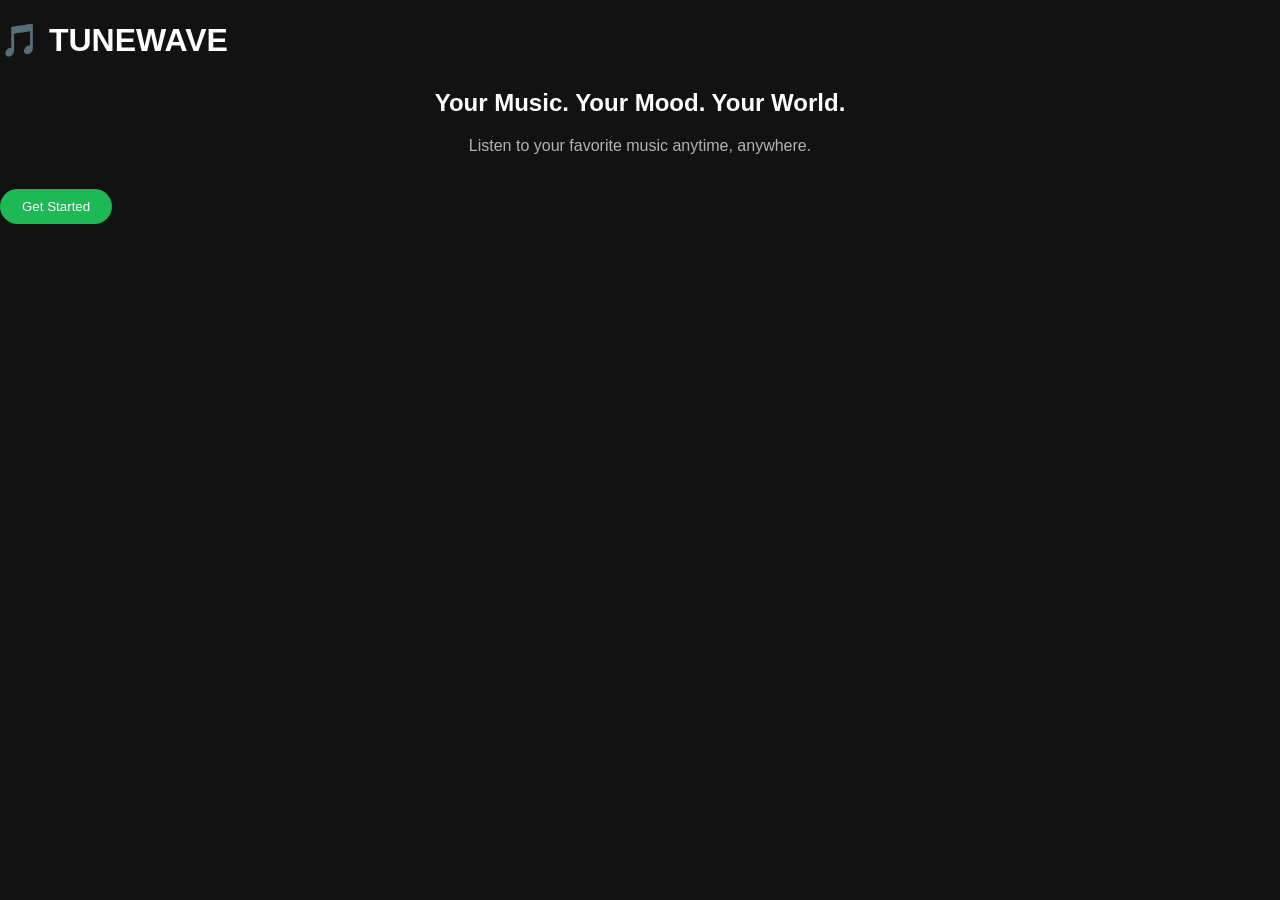
<file: index.html>
<!DOCTYPE html>
<html>
<head>
    <title>TuneWave - Music</title>
    <link rel="stylesheet" href="style.css">
</head>

<body>

    <h1>🎵 TUNEWAVE</h1>

    <h2>Your Music. Your Mood. Your World.</h2>

    <p>Listen to your favorite music anytime, anywhere.</p>

    <br>

    <a href="register.html">
        <button>Get Started</button>
    </a>

</body>
</html>
</file>
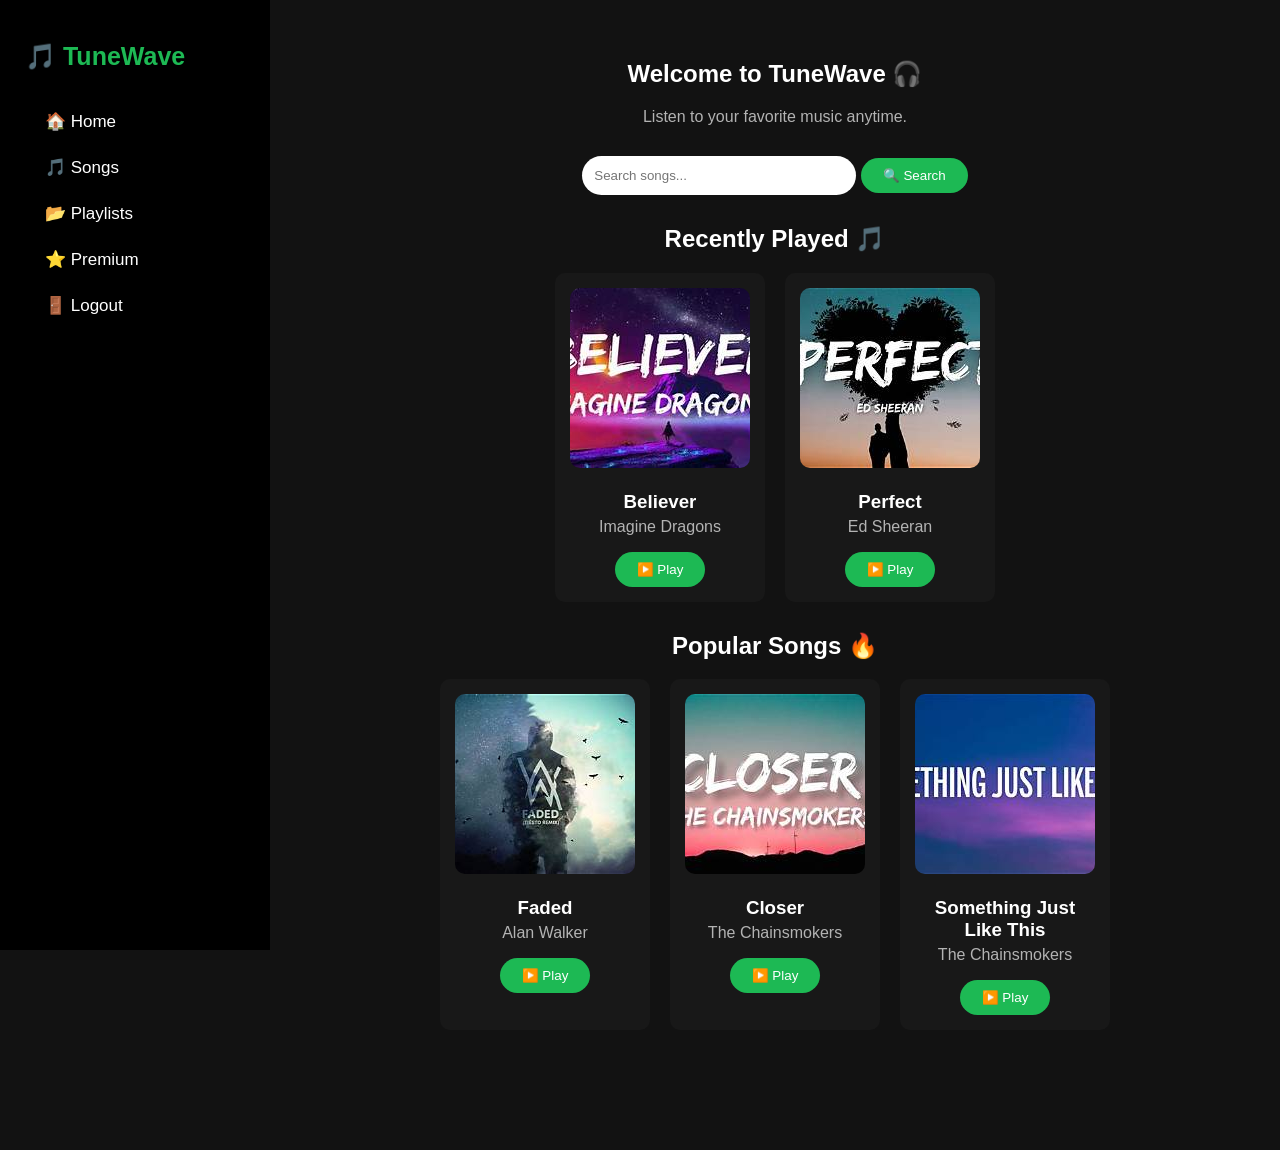
<file: home.html>
<!DOCTYPE html>
<html>

<head>

    <title>TuneWave - Home</title>

    <link rel="stylesheet" href="style.css">

</head>

<body>

    <!-- SIDEBAR -->

    <div class="sidebar">

        <h1>🎵 TuneWave</h1>

        <nav>

            <a href="home.html">🏠 Home</a>

            <a href="songs.html">🎵 Songs</a>

            <a href="playlist.html">📂 Playlists</a>

            <a href="premium.html">⭐ Premium</a>

            <a href="login.html">🚪 Logout</a>

        </nav>

    </div>


    <!-- MAIN CONTENT -->

    <div class="main-content">

        <h2>Welcome to TuneWave 🎧</h2>

        <p>Listen to your favorite music anytime.</p>


        <!-- SEARCH -->

        <div class="search-box">

            <input
                type="text"
                id="search"
                placeholder="Search songs..."
            >

            <button onclick="searchSongs()">
                🔍 Search
            </button>

        </div>


        <!-- RECENTLY PLAYED -->

        <h2>Recently Played 🎵</h2>

        <div class="song-container">


            <!-- SONG 1 -->

            <div class="song-card">

                <img
                    src="song1.jpg"
                    alt="Believer"
                >

                <h3>Believer</h3>

                <p>Imagine Dragons</p>

                <a href="player.html?song=0">
                    <button>▶️ Play</button>
                </a>

            </div>


            <!-- SONG 2 -->

            <div class="song-card">

                <img
                    src="song2.jpg"
                    alt="Perfect"
                >

                <h3>Perfect</h3>

                <p>Ed Sheeran</p>

                <a href="player.html?song=1">
                    <button>▶️ Play</button>
                </a>

            </div>

        </div>


        <!-- POPULAR SONGS -->

        <h2>Popular Songs 🔥</h2>

        <div class="song-container">


            <!-- SONG 3 -->

            <div class="song-card">

                <img
                    src="song3.jpg"
                    alt="Faded"
                >

                <h3>Faded</h3>

                <p>Alan Walker</p>

                <a href="player.html?song=2">
                    <button>▶️ Play</button>
                </a>

            </div>


            <!-- SONG 4 -->

            <div class="song-card">

                <img
                    src="song4.jpg"
                    alt="Closer"
                >

                <h3>Closer</h3>

                <p>The Chainsmokers</p>

                <a href="player.html?song=3">
                    <button>▶️ Play</button>
                </a>

            </div>


            <!-- SONG 5 -->

            <div class="song-card">

                <img
                    src="song5.jpg"
                    alt="Something Just Like This"
                >

                <h3>Something Just Like This</h3>

                <p>The Chainsmokers</p>

                <a href="player.html?song=4">
                    <button>▶️ Play</button>
                </a>

            </div>

        </div>

    </div>


    <!-- JAVASCRIPT -->

    <script src="script.js"></script>

</body>

</html>
</file>
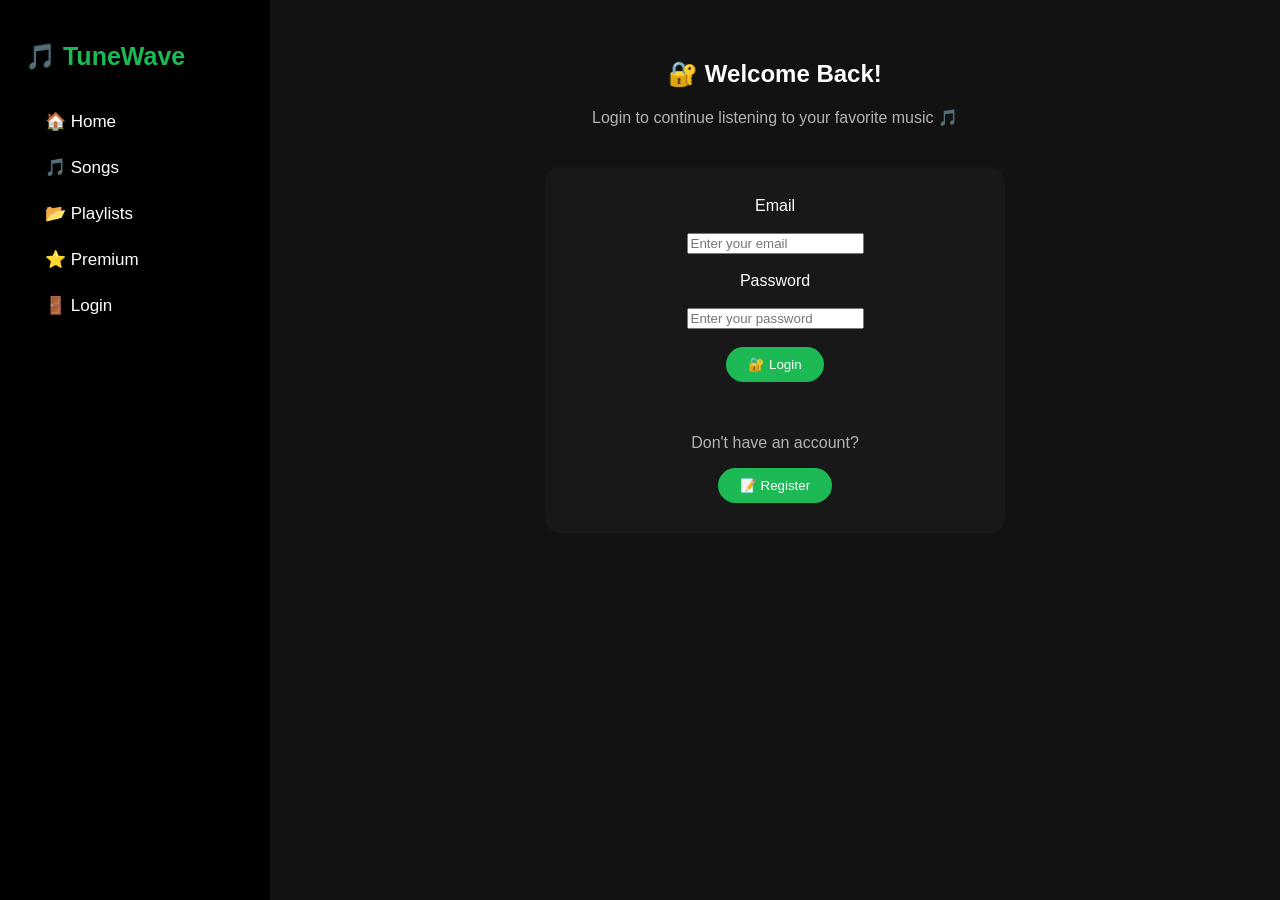
<file: login.html>
<!DOCTYPE html>
<html>

<head>

    <title>TuneWave - Login</title>

    <link rel="stylesheet" href="style.css">

</head>

<body>

    <!-- SIDEBAR -->

    <div class="sidebar">

        <h1>🎵 TuneWave</h1>

        <nav>

            <a href="home.html">🏠 Home</a>

            <a href="songs.html">🎵 Songs</a>

            <a href="playlist.html">📂 Playlists</a>

            <a href="premium.html">⭐ Premium</a>

            <a href="login.html">🚪 Login</a>

        </nav>

    </div>


    <!-- MAIN CONTENT -->

    <div class="main-content">

        <h2>🔐 Welcome Back!</h2>

        <p>Login to continue listening to your favorite music 🎵</p>


        <div class="player-box">

            <form onsubmit="loginUser(); return false;">

                <!-- EMAIL -->

                <label>Email</label>

                <br><br>

                <input type="email"
                       id="loginEmail"
                       placeholder="Enter your email"
                       required>

                <br><br>


                <!-- PASSWORD -->

                <label>Password</label>

                <br><br>

                <input type="password"
                       id="loginPassword"
                       placeholder="Enter your password"
                       required>

                <br><br>


                <!-- LOGIN BUTTON -->

                <button type="submit">

                    🔐 Login

                </button>

            </form>


            <br><br>


            <p>Don't have an account?</p>


            <a href="register.html">

                <button>

                    📝 Register

                </button>

            </a>

        </div>

    </div>


    <!-- JAVASCRIPT -->

    <script src="script.js"></script>

</body>

</html>
</file>
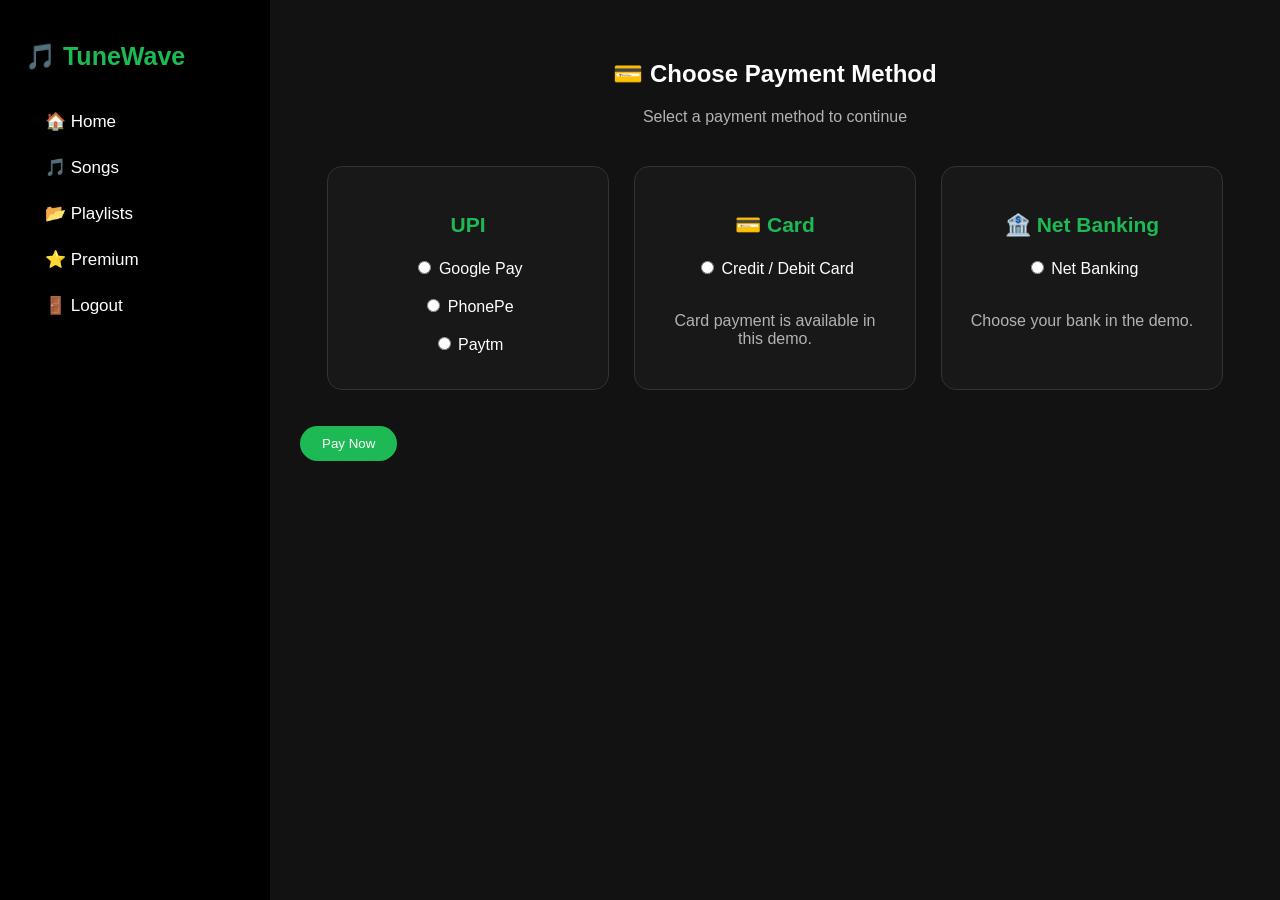
<file: payment.html>
<!DOCTYPE html>
<html>
<head>
    <title>TuneWave - Payment</title>
    <link rel="stylesheet" href="style.css">
</head>

<body>

<div class="sidebar">

    <h1>🎵 TuneWave</h1>

    <nav>
        <a href="home.html">🏠 Home</a>
        <a href="songs.html">🎵 Songs</a>
        <a href="playlist.html">📂 Playlists</a>
        <a href="premium.html">⭐ Premium</a>
        <a href="login.html">🚪 Logout</a>
    </nav>

</div>


<div class="main-content">

    <h2>💳 Choose Payment Method</h2>

    <p>Select a payment method to continue</p>

    <div class="payment-container">

        <div class="payment-card">

            <h3>UPI</h3>

            <label>
                <input type="radio" name="payment">
                Google Pay
            </label>

            <br><br>

            <label>
                <input type="radio" name="payment">
                PhonePe
            </label>

            <br><br>

            <label>
                <input type="radio" name="payment">
                Paytm
            </label>

        </div>


        <div class="payment-card">

            <h3>💳 Card</h3>

            <label>
                <input type="radio" name="payment">
                Credit / Debit Card
            </label>

            <br><br>

            <p>Card payment is available in this demo.</p>

        </div>


        <div class="payment-card">

            <h3>🏦 Net Banking</h3>

            <label>
                <input type="radio" name="payment">
                Net Banking
            </label>

            <br><br>

            <p>Choose your bank in the demo.</p>

        </div>

    </div>

    <br><br>

    <button onclick="makePayment()">Pay Now</button>

</div>


<script>

function makePayment() {

    alert("Demo payment successful! 🎉");

    window.location.href = "success.html";

}

</script>

</body>
</html>
</file>
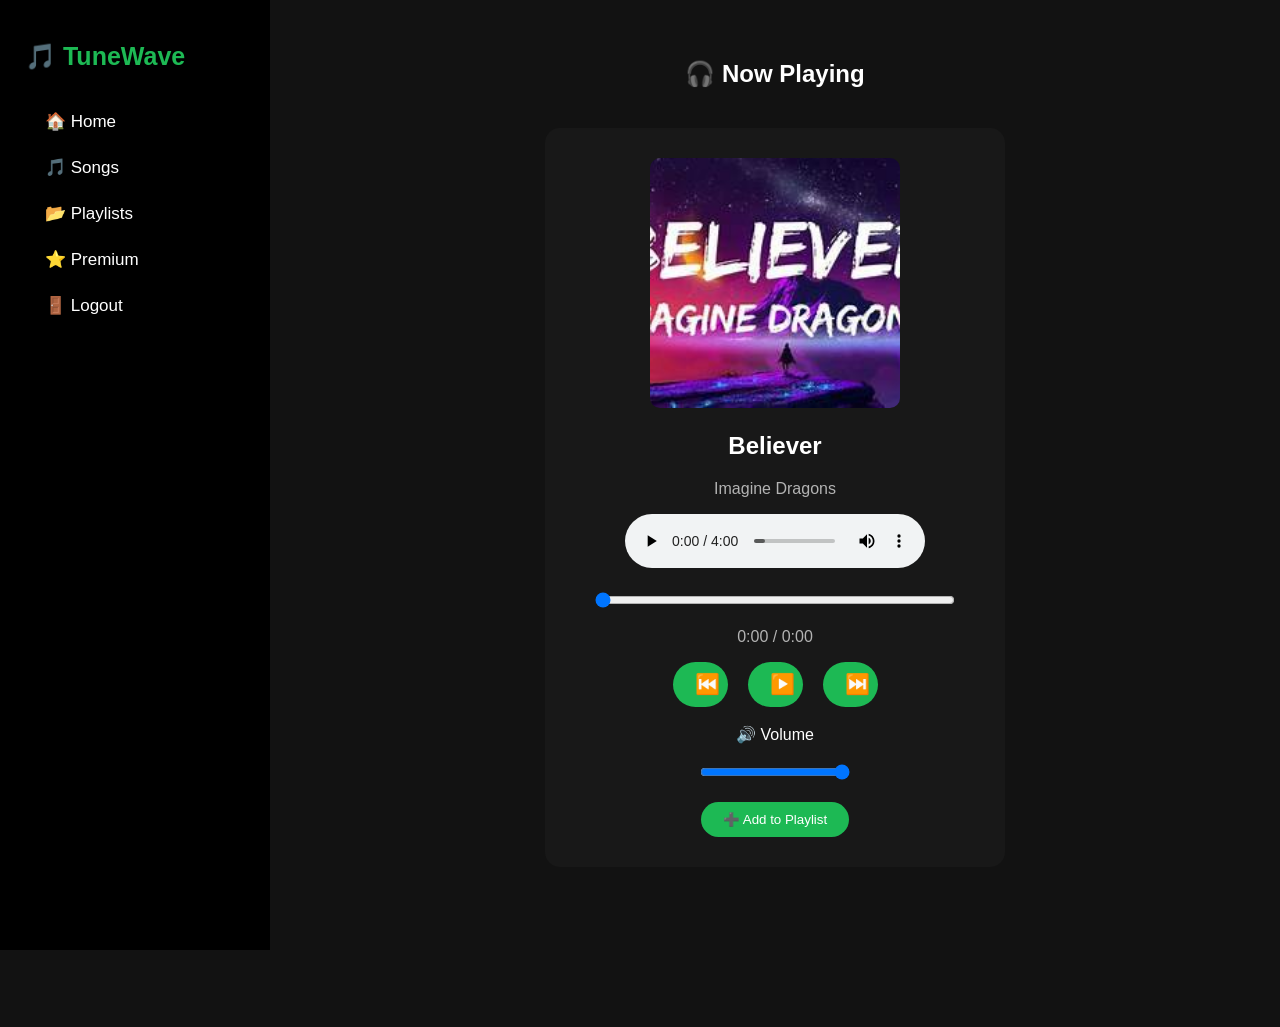
<file: player.html>
<!DOCTYPE html>
<html>

<head>

    <title>TuneWave - Music Player</title>

    <link rel="stylesheet" href="style.css">

</head>

<body>

    <!-- SIDEBAR -->

    <div class="sidebar">

        <h1>🎵 TuneWave</h1>

        <nav>

            <a href="home.html">🏠 Home</a>

            <a href="songs.html">🎵 Songs</a>

            <a href="playlist.html">📂 Playlists</a>

            <a href="premium.html">⭐ Premium</a>

            <a href="login.html">🚪 Logout</a>

        </nav>

    </div>


    <!-- MAIN CONTENT -->

    <div class="main-content">

        <h2>🎧 Now Playing</h2>

        <div class="player-box">

            <!-- SONG IMAGE -->

            <img id="playerImage"
                 src="song1.jpg"
                 alt="Album Cover">


            <!-- SONG DETAILS -->

            <h2 id="songTitle">Believer</h2>

            <p id="artistName">Imagine Dragons</p>


            <!-- AUDIO PLAYER -->

            <audio id="audioPlayer" controls>

                <source src="believer.mp3" type="audio/mpeg">

                Your browser does not support the audio element.

            </audio>


            <br><br>


            <!-- PROGRESS -->

            <input type="range"
                   id="progressBar"
                   value="0"
                   min="0"
                   max="100">


            <p id="timeDisplay">
                0:00 / 0:00
            </p>


            <!-- PLAYER BUTTONS -->

            <div class="player-controls">

                <button onclick="previousSong()">
                    ⏮️
                </button>

                <button onclick="togglePlay()" id="playButton">
                    ▶️
                </button>

                <button onclick="nextSong()">
                    ⏭️
                </button>

            </div>


            <br>


            <!-- VOLUME -->

            <label>🔊 Volume</label>

            <br><br>

            <input type="range"
                   id="volumeBar"
                   min="0"
                   max="1"
                   step="0.1"
                   value="1">


            <br><br>


            <!-- PLAYLIST -->

            <button onclick="addToPlaylist(
                document.getElementById('songTitle').innerText
            )">

                ➕ Add to Playlist

            </button>

        </div>

    </div>


    <!-- JAVASCRIPT -->

    <script src="script.js"></script>

</body>

</html>
</file>
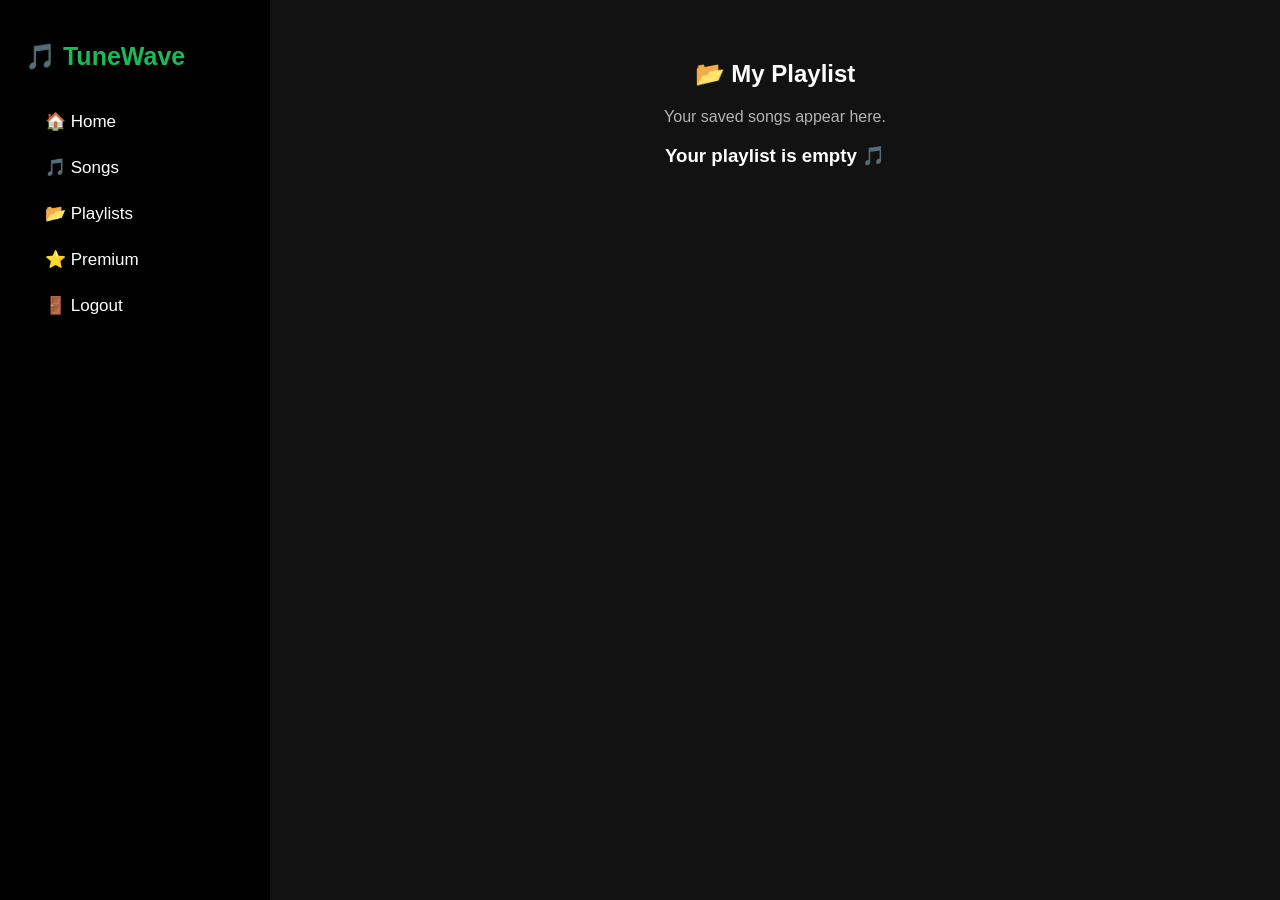
<file: playlist.html>
<!DOCTYPE html>
<html>

<head>

    <title>TuneWave - Playlist</title>

    <link rel="stylesheet" href="style.css">

</head>

<body>

    <!-- SIDEBAR -->

    <div class="sidebar">

        <h1>🎵 TuneWave</h1>

        <nav>

            <a href="home.html">🏠 Home</a>
            <a href="songs.html">🎵 Songs</a>
            <a href="playlist.html">📂 Playlists</a>
            <a href="premium.html">⭐ Premium</a>
            <a href="login.html">🚪 Logout</a>

        </nav>

    </div>


    <!-- MAIN CONTENT -->

    <div class="main-content">

        <h2>📂 My Playlist</h2>

        <p>Your saved songs appear here.</p>

        <div id="playlistContainer"></div>

    </div>


    <!-- JAVASCRIPT -->

    <script src="script.js"></script>

</body>

</html>
</file>
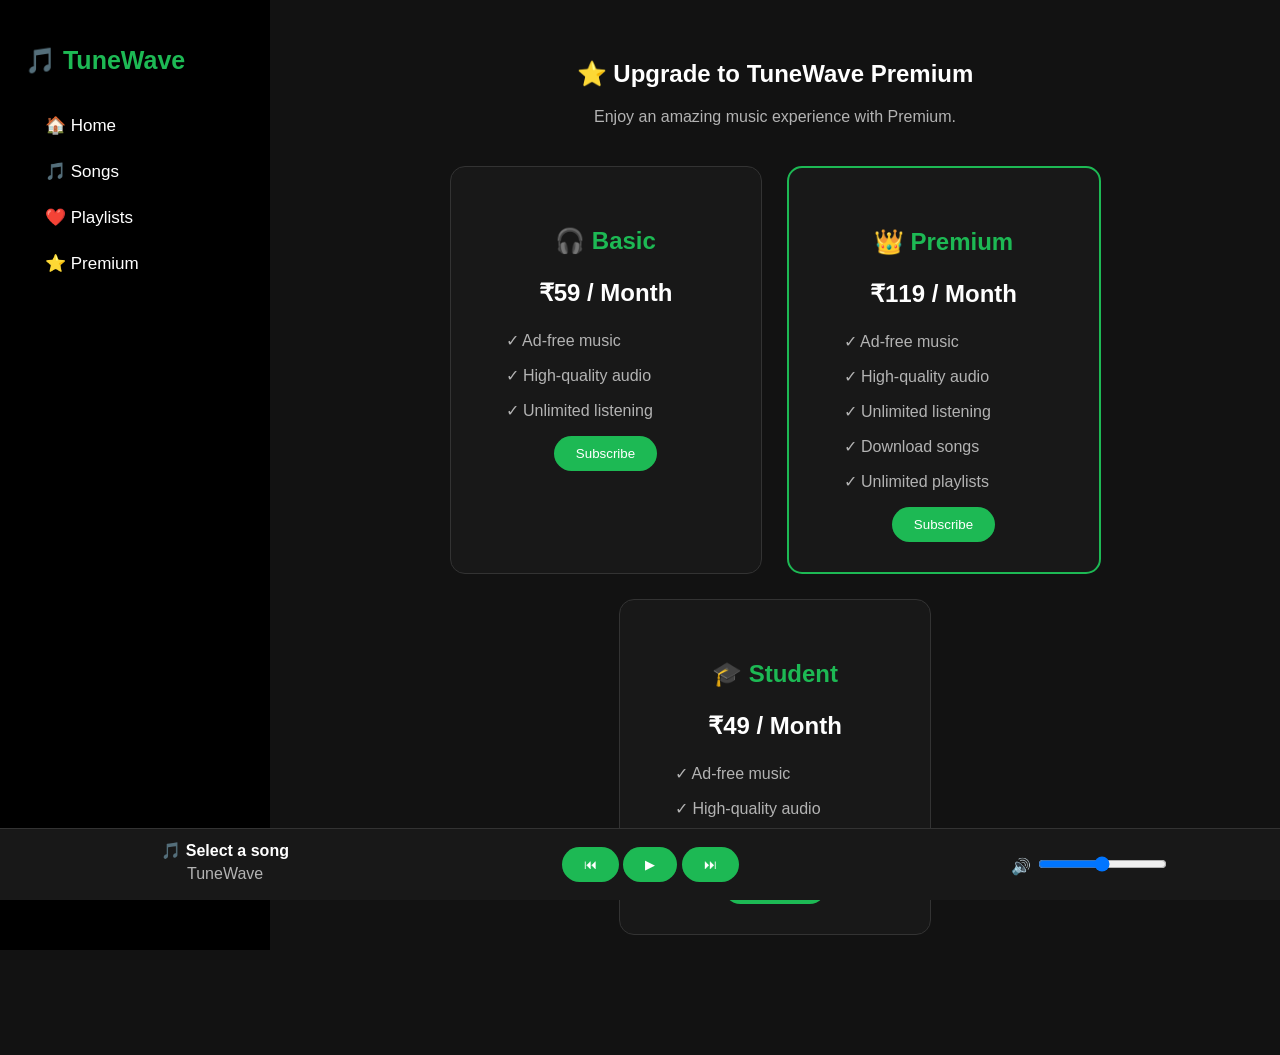
<file: premium.html>
<!DOCTYPE html>
<html>

<head>
    <title>TuneWave - Premium</title>

    <link rel="stylesheet" href="style.css">
</head>

<body>

    <!-- SIDEBAR -->

    <aside class="sidebar">

        <h1>🎵 TuneWave</h1>

        <nav>
            <a href="home.html">🏠 Home</a>
            <a href="songs.html">🎵 Songs</a>
            <a href="playlist.html">❤️ Playlists</a>
            <a href="premium.html">⭐ Premium</a>
        </nav>

    </aside>


    <!-- MAIN CONTENT -->

    <main class="main-content">

        <h2>⭐ Upgrade to TuneWave Premium</h2>

        <p>Enjoy an amazing music experience with Premium.</p>

        <div class="premium-container">


            <!-- BASIC PLAN -->

            <div class="premium-card">

                <h2>🎧 Basic</h2>

                <h3>₹59 / Month</h3>

                <p>✓ Ad-free music</p>
                <p>✓ High-quality audio</p>
                <p>✓ Unlimited listening</p>

                <a href="payment.html">
                    <button>Subscribe</button>
                </a>

            </div>


            <!-- PREMIUM PLAN -->

            <div class="premium-card featured">

                <h2>👑 Premium</h2>

                <h3>₹119 / Month</h3>

                <p>✓ Ad-free music</p>
                <p>✓ High-quality audio</p>
                <p>✓ Unlimited listening</p>
                <p>✓ Download songs</p>
                <p>✓ Unlimited playlists</p>

                <a href="payment.html">
                    <button>Subscribe</button>
                </a>

            </div>


            <!-- STUDENT PLAN -->

            <div class="premium-card">

                <h2>🎓 Student</h2>

                <h3>₹49 / Month</h3>

                <p>✓ Ad-free music</p>
                <p>✓ High-quality audio</p>
                <p>✓ Unlimited listening</p>

                <a href="payment.html">
                    <button>Subscribe</button>
                </a>

            </div>

        </div>

    </main>


    <!-- MUSIC PLAYER -->

    <footer class="music-player">

        <div>
            <strong>🎵 Select a song</strong>
            <p>TuneWave</p>
        </div>

        <div>
            <button>⏮</button>
            <button>▶</button>
            <button>⏭</button>
        </div>

        <div>
            🔊
            <input type="range">
        </div>

    </footer>

</body>

</html>
</file>
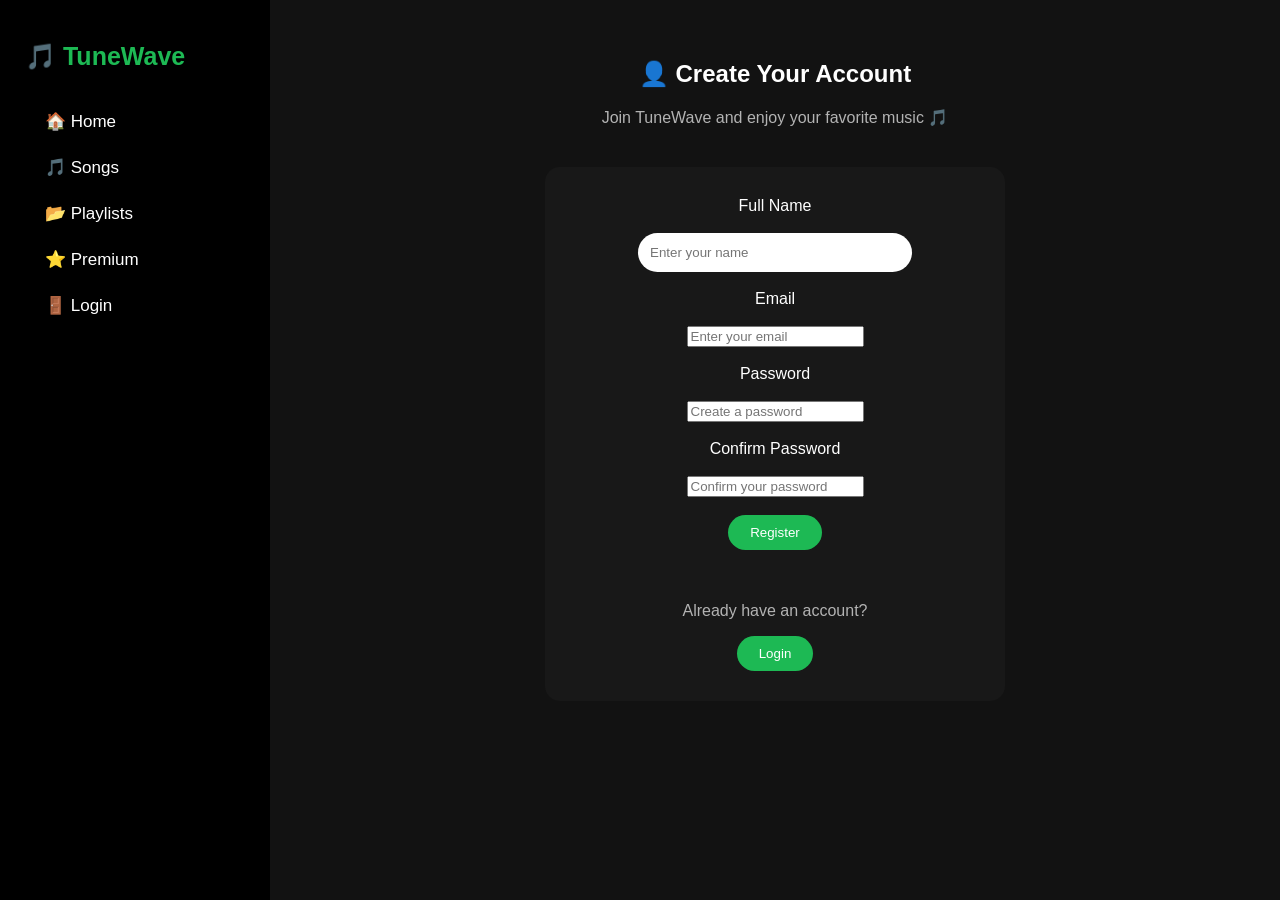
<file: register.html>
<!DOCTYPE html>
<html>

<head>

    <title>TuneWave - Register</title>

    <link rel="stylesheet" href="style.css">

</head>

<body>

    <!-- SIDEBAR -->

    <div class="sidebar">

        <h1>🎵 TuneWave</h1>

        <nav>

            <a href="home.html">🏠 Home</a>

            <a href="songs.html">🎵 Songs</a>

            <a href="playlist.html">📂 Playlists</a>

            <a href="premium.html">⭐ Premium</a>

            <a href="login.html">🚪 Login</a>

        </nav>

    </div>


    <!-- MAIN CONTENT -->

    <div class="main-content">

        <h2>👤 Create Your Account</h2>

        <p>Join TuneWave and enjoy your favorite music 🎵</p>


        <div class="player-box">

            <form onsubmit="registerUser(); return false;">

                <label>Full Name</label>

                <br><br>

                <input type="text"
                       id="name"
                       placeholder="Enter your name"
                       required>

                <br><br>


                <label>Email</label>

                <br><br>

                <input type="email"
                       id="email"
                       placeholder="Enter your email"
                       required>

                <br><br>


                <label>Password</label>

                <br><br>

                <input type="password"
                       id="password"
                       placeholder="Create a password"
                       required>

                <br><br>


                <label>Confirm Password</label>

                <br><br>

                <input type="password"
                       id="confirmPassword"
                       placeholder="Confirm your password"
                       required>

                <br><br>


                <button type="submit">
                    Register
                </button>

            </form>


            <br><br>

            <p>
                Already have an account?
            </p>

            <a href="login.html">

                <button>
                    Login
                </button>

            </a>

        </div>

    </div>


    <script src="script.js"></script>

</body>

</html>
</file>
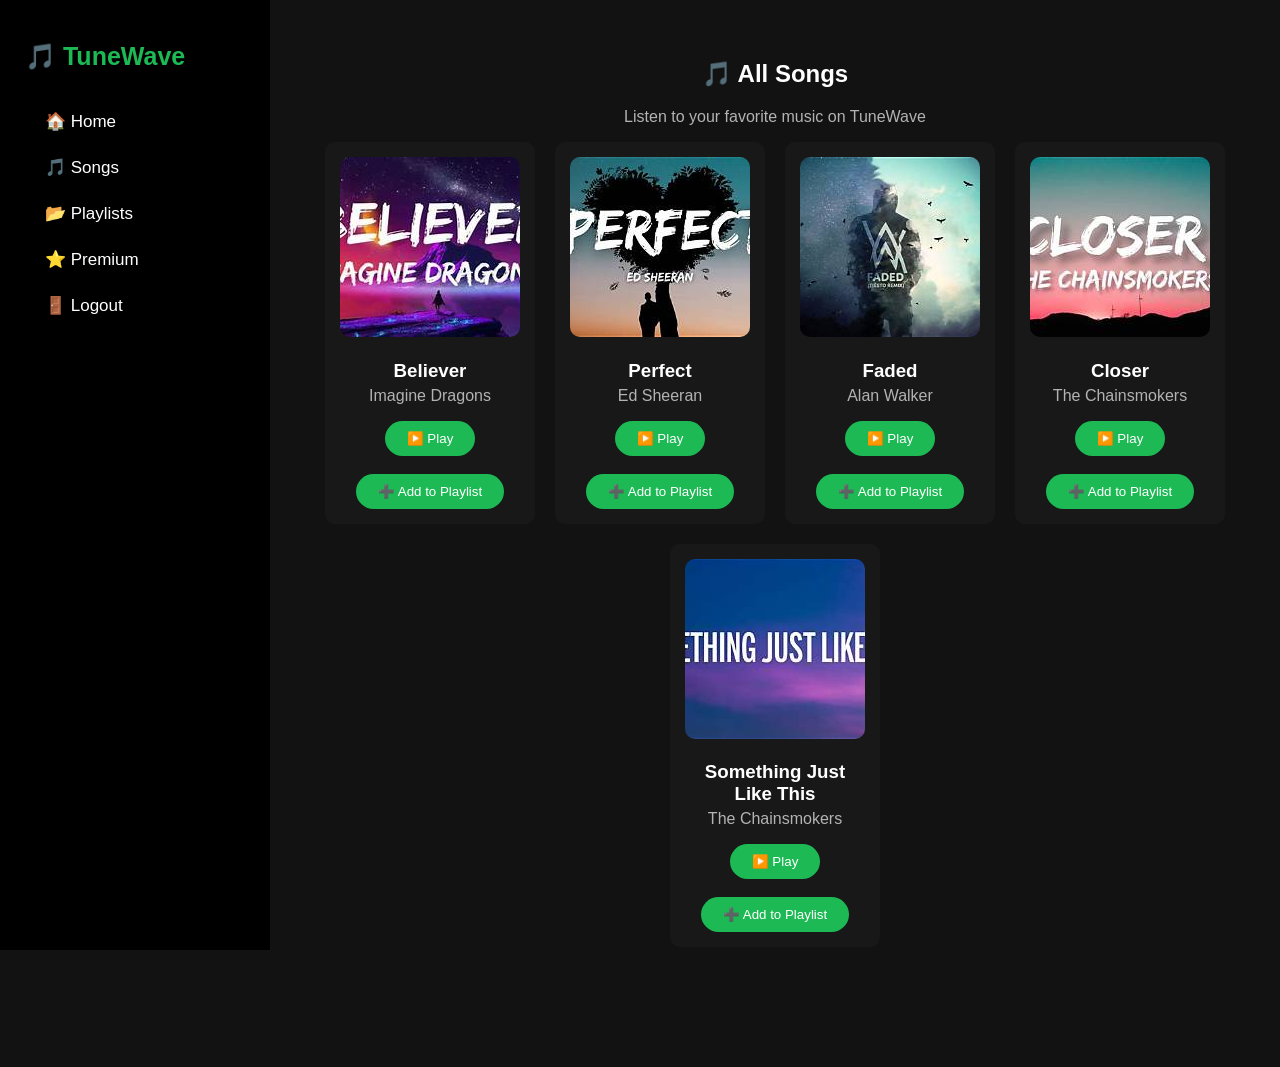
<file: songs.html>
<!DOCTYPE html>
<html>

<head>

    <title>TuneWave - Songs</title>

    <link rel="stylesheet" href="style.css">

</head>

<body>

    <!-- SIDEBAR -->

    <div class="sidebar">

        <h1>🎵 TuneWave</h1>

        <nav>

            <a href="home.html">🏠 Home</a>

            <a href="songs.html">🎵 Songs</a>

            <a href="playlist.html">📂 Playlists</a>

            <a href="premium.html">⭐ Premium</a>

            <a href="login.html">🚪 Logout</a>

        </nav>

    </div>


    <!-- MAIN CONTENT -->

    <div class="main-content">

        <h2>🎵 All Songs</h2>

        <p>Listen to your favorite music on TuneWave</p>


        <div class="song-container">


            <!-- SONG 1 -->

            <div class="song-card">

                <img src="song1.jpg" alt="Believer">

                <h3>Believer</h3>

                <p>Imagine Dragons</p>

                <a href="player.html?song=0">
                    <button>▶️ Play</button>
                </a>

                <br><br>

                <button onclick="addToPlaylist('Believer')">
                    ➕ Add to Playlist
                </button>

            </div>


            <!-- SONG 2 -->

            <div class="song-card">

                <img src="song2.jpg" alt="Perfect">

                <h3>Perfect</h3>

                <p>Ed Sheeran</p>

                <a href="player.html?song=1">
                    <button>▶️ Play</button>
                </a>

                <br><br>

                <button onclick="addToPlaylist('Perfect')">
                    ➕ Add to Playlist
                </button>

            </div>


            <!-- SONG 3 -->

            <div class="song-card">

                <img src="song3.jpg" alt="Faded">

                <h3>Faded</h3>

                <p>Alan Walker</p>

                <a href="player.html?song=2">
                    <button>▶️ Play</button>
                </a>

                <br><br>

                <button onclick="addToPlaylist('Faded')">
                    ➕ Add to Playlist
                </button>

            </div>


            <!-- SONG 4 -->

            <div class="song-card">

                <img src="song4.jpg" alt="Closer">

                <h3>Closer</h3>

                <p>The Chainsmokers</p>

                <a href="player.html?song=3">
                    <button>▶️ Play</button>
                </a>

                <br><br>

                <button onclick="addToPlaylist('Closer')">
                    ➕ Add to Playlist
                </button>

            </div>


            <!-- SONG 5 -->

            <div class="song-card">

                <img src="song5.jpg" alt="Something Just Like This">

                <h3>Something Just Like This</h3>

                <p>The Chainsmokers</p>

                <a href="player.html?song=4">
                    <button>▶️ Play</button>
                </a>

                <br><br>

                <button onclick="addToPlaylist('Something Just Like This')">
                    ➕ Add to Playlist
                </button>

            </div>


        </div>

    </div>


    <!-- JAVASCRIPT -->

    <script src="script.js"></script>

</body>

</html>
</file>
<file: style.css>
body {
    background-color: #121212;
    color: white;
    font-family: Arial, sans-serif;
    margin: 0;
    padding: 0;
}

/* Header */
header {
    background-color: #000000;
    padding: 25px;
    text-align: center;
}

header h1 {
    color: #1db954;
    margin: 0;
    font-size: 32px;
}

/* Navigation */
nav {
    margin-top: 20px;
}

nav a {
    color: white;
    text-decoration: none;
    margin: 0 20px;
    font-size: 17px;
}

nav a:hover {
    color: #1db954;
}

/* Headings */
h2 {
    text-align: center;
    margin-top: 30px;
}

/* Paragraphs */
p {
    color: #b3b3b3;
    text-align: center;
}

/* Buttons */
button {
    background-color: #1db954;
    color: white;
    border: none;
    padding: 10px 22px;
    border-radius: 25px;
    cursor: pointer;
}

button:hover {
    background-color: #1ed760;
}

/* Search box */
input[type="text"] {
    padding: 12px;
    width: 250px;
    border-radius: 20px;
    border: none;
}

/* Images */
img {
    border-radius: 10px;
}

/* Tables */
table {
    margin: 20px auto;
    border-collapse: collapse;
}

td,
th {
    padding: 15px;
    text-align: center;
}

/* Horizontal line */
hr {
    border: none;
    border-top: 1px solid #333;
}
/* =========================
   SIDEBAR
   ========================= */

.sidebar {
    position: fixed;
    left: 0;
    top: 0;
    width: 220px;
    height: 100vh;
    background-color: #000000;
    padding: 25px;
}

.sidebar h1 {
    color: #1db954;
    font-size: 25px;
    margin-bottom: 40px;
}

.sidebar nav {
    display: flex;
    flex-direction: column;
    gap: 25px;
}

.sidebar nav a {
    color: white;
    text-decoration: none;
    font-size: 17px;
}

.sidebar nav a:hover {
    color: #1db954;
}


/* =========================
   MAIN CONTENT
   ========================= */

.main-content {
    margin-left: 270px;
    padding: 30px;
    padding-bottom: 120px;
}


/* =========================
   SEARCH
   ========================= */

.search-box {
    text-align: center;
    margin: 30px 0;
}


/* =========================
   SONG CARDS
   ========================= */

.song-container {
    display: flex;
    gap: 20px;
    flex-wrap: wrap;
    justify-content: center;
}

.song-card {
    background-color: #181818;
    padding: 15px;
    width: 180px;
    border-radius: 10px;
    text-align: center;
}

.song-card:hover {
    background-color: #282828;
}

.song-card img {
    width: 180px;
    height: 180px;
    object-fit: cover;
}

.song-card h3 {
    margin-bottom: 5px;
}

.song-card p {
    margin-top: 5px;
}


/* =========================
   MUSIC PLAYER
   ========================= */

.music-player {
    position: fixed;
    bottom: 0;
    left: 0;
    width: 100%;
    background-color: #181818;
    border-top: 1px solid #333;
    padding: 12px 25px;
    display: flex;
    justify-content: space-around;
    align-items: center;
}

.music-player p {
    margin: 5px;
}
/* =========================
   PREMIUM PLANS
   ========================= */

.premium-container {
    display: flex;
    justify-content: center;
    gap: 25px;
    flex-wrap: wrap;
    margin-top: 40px;
}

.premium-card {
    background-color: #181818;
    width: 250px;
    padding: 30px;
    border-radius: 15px;
    text-align: center;
    border: 1px solid #333;
}

.premium-card:hover {
    background-color: #282828;
    transform: translateY(-5px);
}

.premium-card h2 {
    color: #1db954;
}

.premium-card h3 {
    font-size: 24px;
}

.premium-card p {
    text-align: left;
    margin-left: 25px;
}

.premium-card.featured {
    border: 2px solid #1db954;
}
.payment-container {
    display: flex;
    justify-content: center;
    gap: 25px;
    flex-wrap: wrap;
    margin-top: 40px;
}

.payment-card {
    background-color: #181818;
    width: 230px;
    padding: 25px;
    border-radius: 15px;
    text-align: center;
    border: 1px solid #333;
}

.payment-card:hover {
    background-color: #282828;
}

.payment-card h3 {
    color: #1db954;
    font-size: 21px;
}

.payment-card label {
    font-size: 16px;
}

.payment-card input {
    accent-color: #1db954;
}
/* ============================= */
/* MUSIC PLAYER */
/* ============================= */

.player-box {
    width: 400px;
    max-width: 90%;
    margin: 40px auto;
    padding: 30px;
    background-color: #181818;
    border-radius: 15px;
    text-align: center;
}

.player-box img {
    width: 250px;
    height: 250px;
    object-fit: cover;
    border-radius: 10px;
}

.player-box h2 {
    margin-top: 20px;
}

.player-box p {
    color: #b3b3b3;
}

#progressBar {
    width: 90%;
}

#volumeBar {
    width: 150px;
}

.player-controls {
    display: flex;
    justify-content: center;
    gap: 20px;
    margin-top: 15px;
}

.player-controls button {
    font-size: 20px;
    width: 55px;
    height: 45px;
}
</file>
